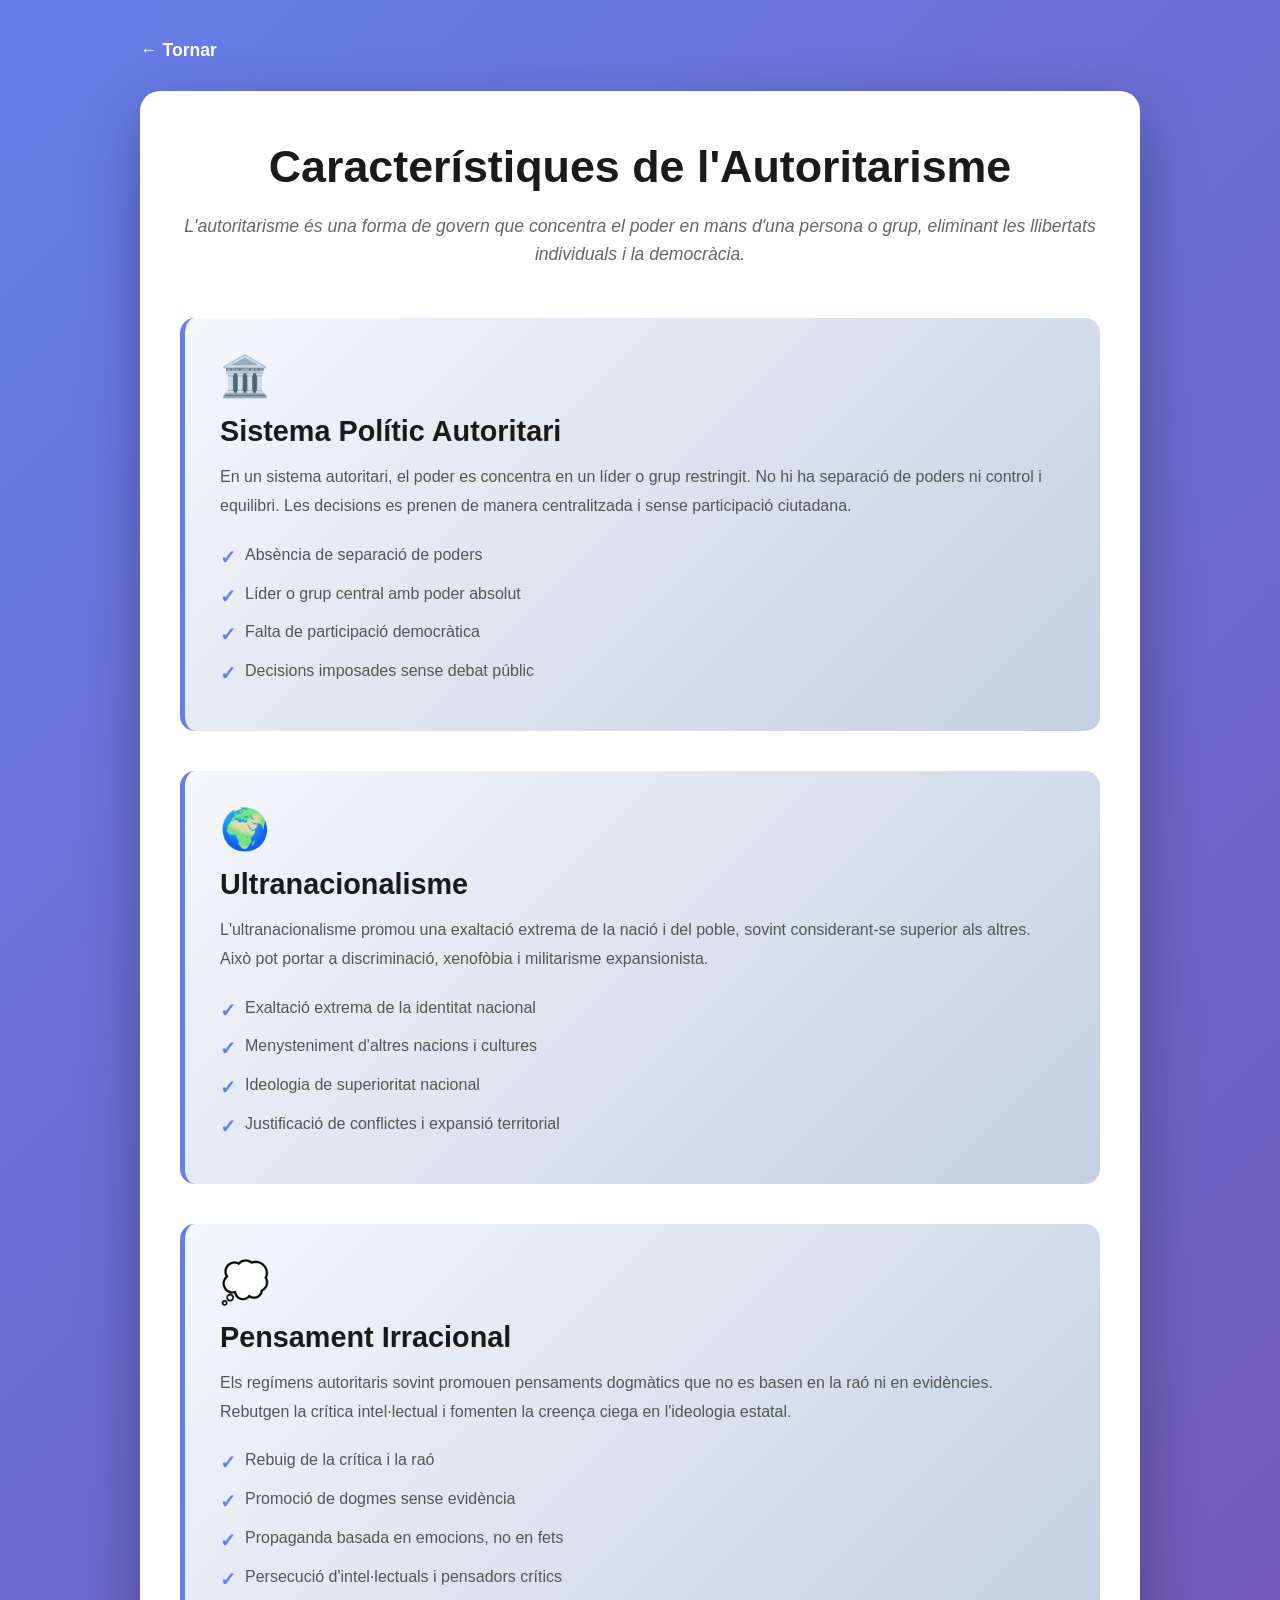
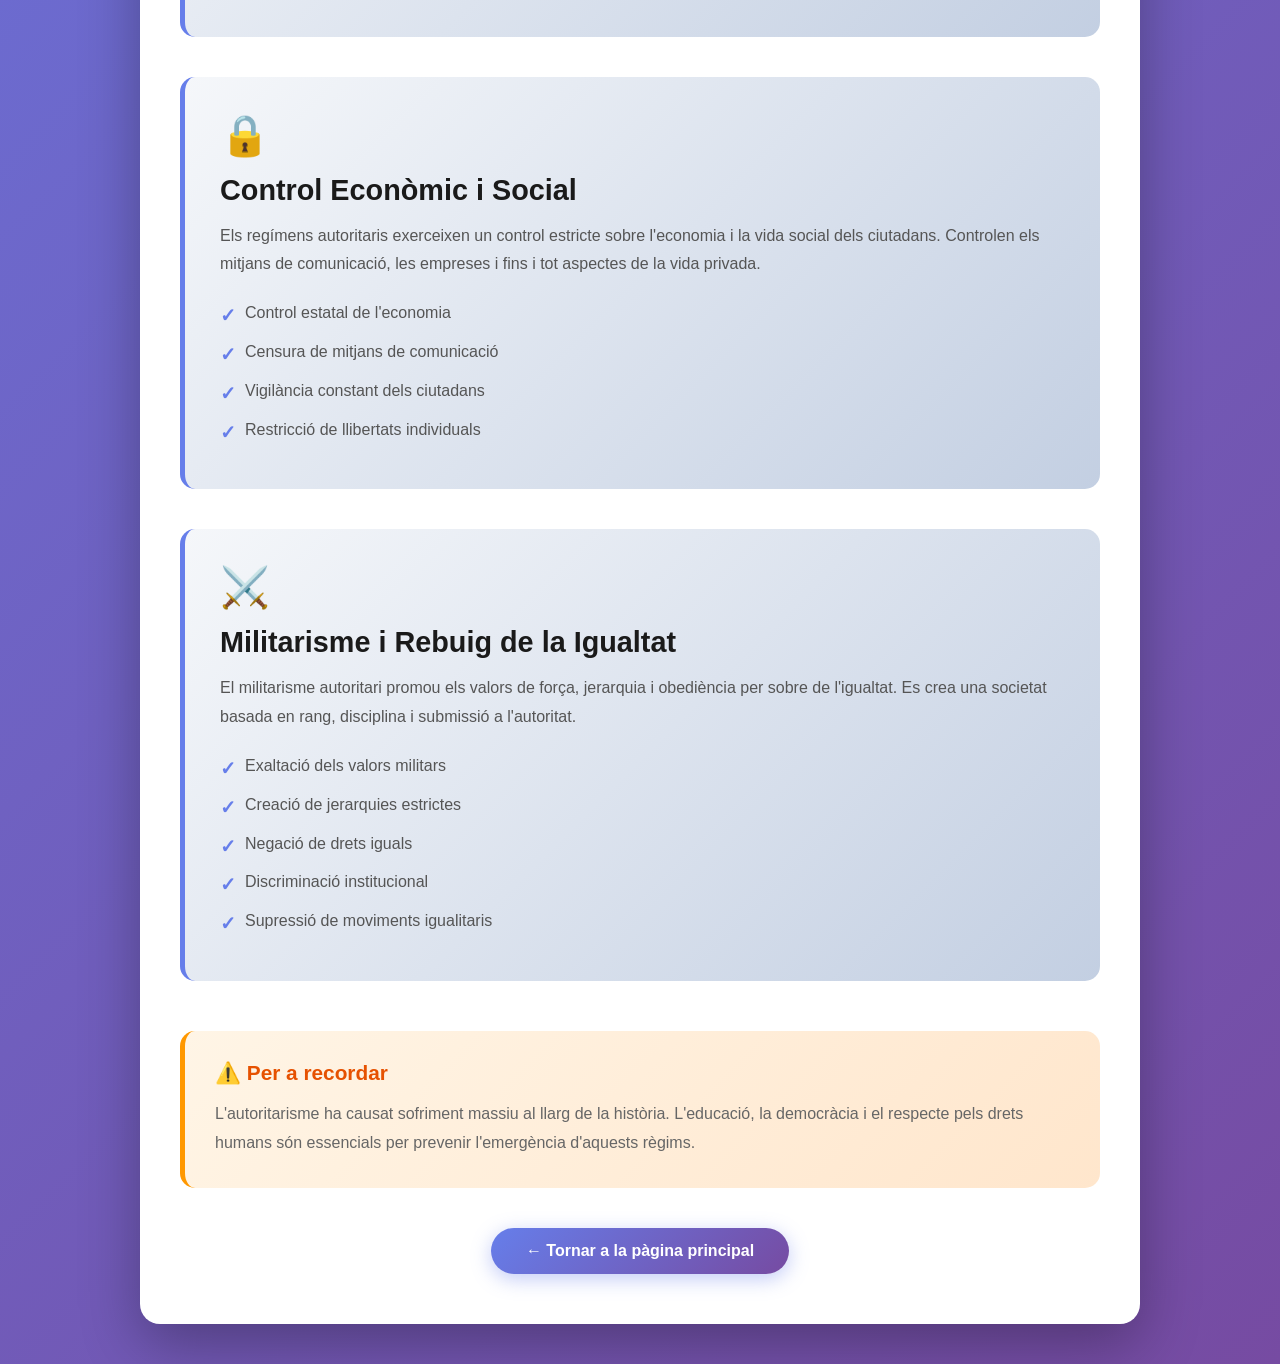
<file: detall.html>
<!DOCTYPE html>
<html lang="es">
<head>
    <meta charset="UTF-8">
    <meta name="viewport" content="width=device-width, initial-scale=1.0">
    <title>Característiques de l'Autoritarisme - Detall</title>
    <link rel="stylesheet" href="styles-detall.css">
</head>
<body>
    <div class="container">
        <div class="nav-back">
            <a href="index.html">← Tornar</a>
        </div>
        
        <div class="content">
            <h1>Característiques de l'Autoritarisme</h1>
            <p class="intro">L'autoritarisme és una forma de govern que concentra el poder en mans d'una persona o grup, eliminant les llibertats individuals i la democràcia.</p>
            
            <div class="sections">
                <section class="detail-section">
                    <div class="section-icon">🏛️</div>
                    <h2>Sistema Polític Autoritari</h2>
                    <p>En un sistema autoritari, el poder es concentra en un líder o grup restringit. No hi ha separació de poders ni control i equilibri. Les decisions es prenen de manera centralitzada i sense participació ciutadana.</p>
                    <ul>
                        <li>Absència de separació de poders</li>
                        <li>Líder o grup central amb poder absolut</li>
                        <li>Falta de participació democràtica</li>
                        <li>Decisions imposades sense debat públic</li>
                    </ul>
                </section>
                
                <section class="detail-section">
                    <div class="section-icon">🌍</div>
                    <h2>Ultranacionalisme</h2>
                    <p>L'ultranacionalisme promou una exaltació extrema de la nació i del poble, sovint considerant-se superior als altres. Això pot portar a discriminació, xenofòbia i militarisme expansionista.</p>
                    <ul>
                        <li>Exaltació extrema de la identitat nacional</li>
                        <li>Menysteniment d'altres nacions i cultures</li>
                        <li>Ideologia de superioritat nacional</li>
                        <li>Justificació de conflictes i expansió territorial</li>
                    </ul>
                </section>
                
                <section class="detail-section">
                    <div class="section-icon">💭</div>
                    <h2>Pensament Irracional</h2>
                    <p>Els regímens autoritaris sovint promouen pensaments dogmàtics que no es basen en la raó ni en evidències. Rebutgen la crítica intel·lectual i fomenten la creença ciega en l'ideologia estatal.</p>
                    <ul>
                        <li>Rebuig de la crítica i la raó</li>
                        <li>Promoció de dogmes sense evidència</li>
                        <li>Propaganda basada en emocions, no en fets</li>
                        <li>Persecució d'intel·lectuals i pensadors crítics</li>
                    </ul>
                </section>
                
                <section class="detail-section">
                    <div class="section-icon">🔒</div>
                    <h2>Control Econòmic i Social</h2>
                    <p>Els regímens autoritaris exerceixen un control estricte sobre l'economia i la vida social dels ciutadans. Controlen els mitjans de comunicació, les empreses i fins i tot aspectes de la vida privada.</p>
                    <ul>
                        <li>Control estatal de l'economia</li>
                        <li>Censura de mitjans de comunicació</li>
                        <li>Vigilància constant dels ciutadans</li>
                        <li>Restricció de llibertats individuals</li>
                    </ul>
                </section>
                
                <section class="detail-section">
                    <div class="section-icon">⚔️</div>
                    <h2>Militarisme i Rebuig de la Igualtat</h2>
                    <p>El militarisme autoritari promou els valors de força, jerarquia i obediència per sobre de l'igualtat. Es crea una societat basada en rang, disciplina i submissió a l'autoritat.</p>
                    <ul>
                        <li>Exaltació dels valors militars</li>
                        <li>Creació de jerarquies estrictes</li>
                        <li>Negació de drets iguals</li>
                        <li>Discriminació institucional</li>
                        <li>Supressió de moviments igualitaris</li>
                    </ul>
                </section>
            </div>
            
            <div class="warning-box">
                <h3>⚠️ Per a recordar</h3>
                <p>L'autoritarisme ha causat sofriment massiu al llarg de la història. L'educació, la democràcia i el respecte pels drets humans són essencials per prevenir l'emergència d'aquests règims.</p>
            </div>
            
            <div class="cta-section">
                <a href="index.html" class="btn-back">← Tornar a la pàgina principal</a>
            </div>
        </div>
    </div>
</body>
</html>
</file>
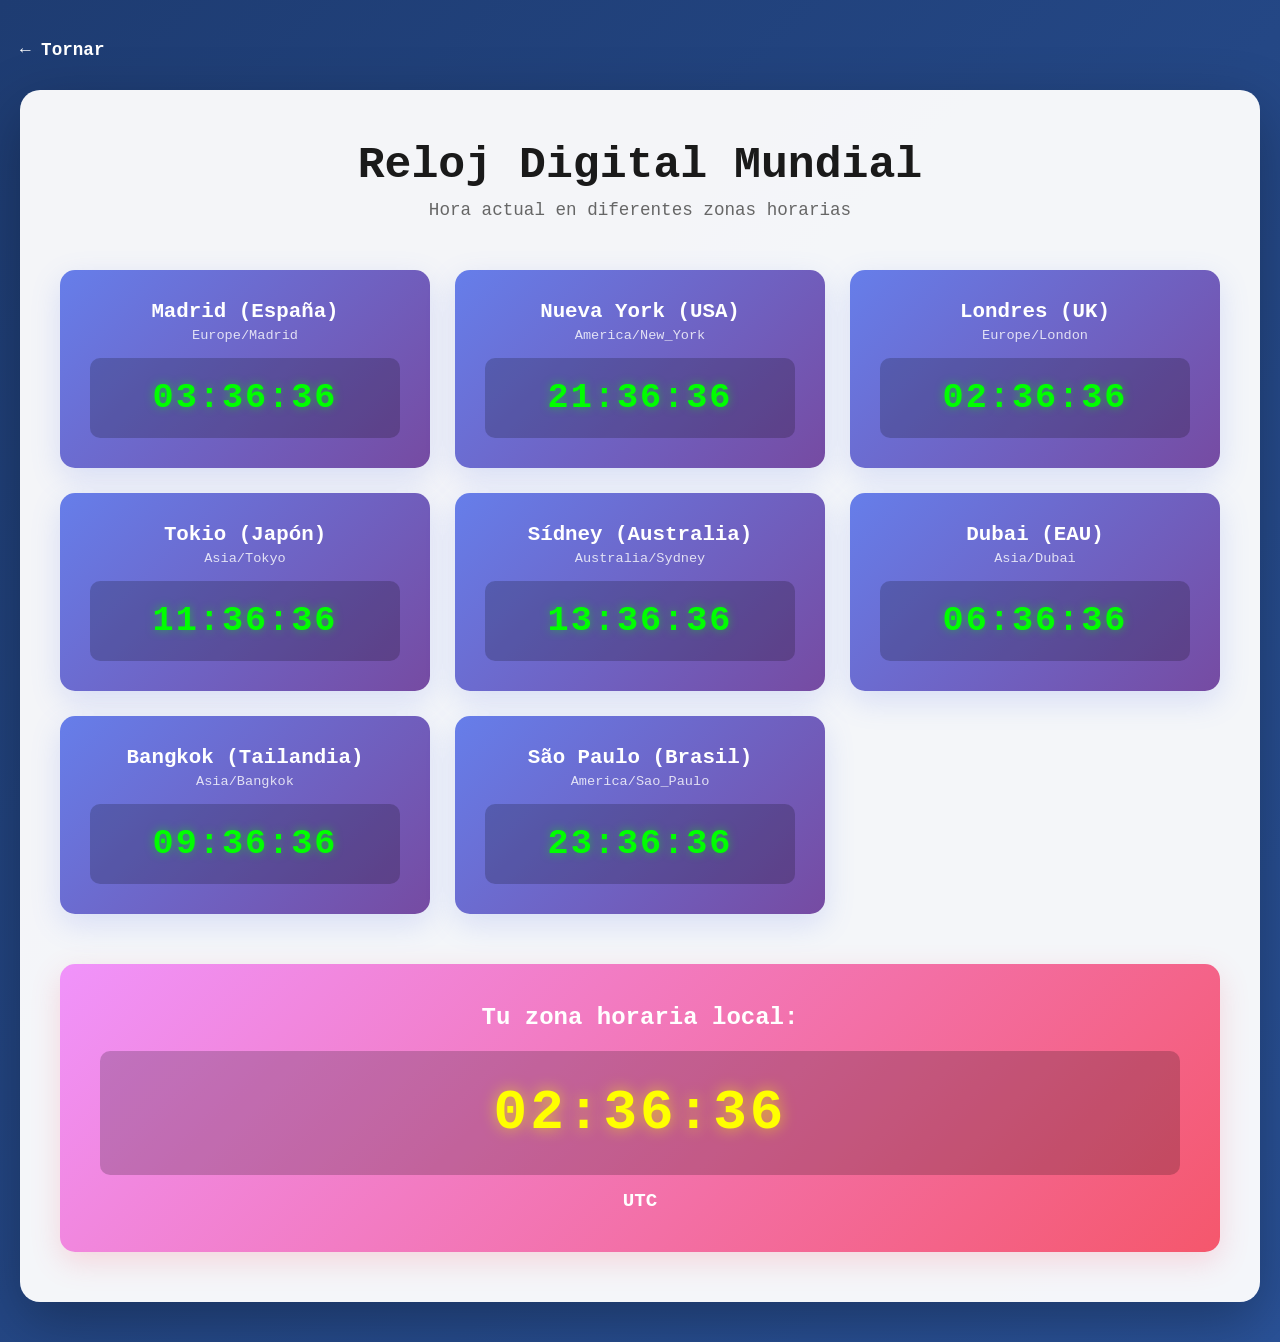
<file: reloj.html>
<!DOCTYPE html>
<html lang="es">
<head>
    <meta charset="UTF-8">
    <meta name="viewport" content="width=device-width, initial-scale=1.0">
    <title>Reloj Digital - Zonas Horarias</title>
    <link rel="stylesheet" href="reloj-styles.css">
</head>
<body>
    <div class="container">
        <div class="nav-back">
            <a href="index.html">← Tornar</a>
        </div>
        
        <div class="content">
            <h1>Reloj Digital Mundial</h1>
            <p class="subtitle">Hora actual en diferentes zonas horarias</p>
            
            <div class="clock-grid">
                <div class="clock-card">
                    <div class="timezone-name">Madrid (España)</div>
                    <div class="timezone-code">Europe/Madrid</div>
                    <div class="clock-display" id="clock-madrid">00:00:00</div>
                </div>

                <div class="clock-card">
                    <div class="timezone-name">Nueva York (USA)</div>
                    <div class="timezone-code">America/New_York</div>
                    <div class="clock-display" id="clock-ny">00:00:00</div>
                </div>

                <div class="clock-card">
                    <div class="timezone-name">Londres (UK)</div>
                    <div class="timezone-code">Europe/London</div>
                    <div class="clock-display" id="clock-london">00:00:00</div>
                </div>

                <div class="clock-card">
                    <div class="timezone-name">Tokio (Japón)</div>
                    <div class="timezone-code">Asia/Tokyo</div>
                    <div class="clock-display" id="clock-tokyo">00:00:00</div>
                </div>

                <div class="clock-card">
                    <div class="timezone-name">Sídney (Australia)</div>
                    <div class="timezone-code">Australia/Sydney</div>
                    <div class="clock-display" id="clock-sydney">00:00:00</div>
                </div>

                <div class="clock-card">
                    <div class="timezone-name">Dubai (EAU)</div>
                    <div class="timezone-code">Asia/Dubai</div>
                    <div class="clock-display" id="clock-dubai">00:00:00</div>
                </div>

                <div class="clock-card">
                    <div class="timezone-name">Bangkok (Tailandia)</div>
                    <div class="timezone-code">Asia/Bangkok</div>
                    <div class="clock-display" id="clock-bangkok">00:00:00</div>
                </div>

                <div class="clock-card">
                    <div class="timezone-name">São Paulo (Brasil)</div>
                    <div class="timezone-code">America/Sao_Paulo</div>
                    <div class="clock-display" id="clock-saopaulo">00:00:00</div>
                </div>
            </div>
            
            <div class="local-time">
                <h2>Tu zona horaria local:</h2>
                <div class="local-clock-display" id="clock-local">00:00:00</div>
                <div class="local-timezone" id="local-tz">Detectando...</div>
            </div>
        </div>
    </div>

    <script src="reloj-script.js"></script>
</body>
</html>
</file>
<file: styles-detall.css>
* {
    margin: 0;
    padding: 0;
    box-sizing: border-box;
}

body {
    font-family: 'Segoe UI', Tahoma, Geneva, Verdana, sans-serif;
    background: linear-gradient(135deg, #667eea 0%, #764ba2 100%);
    min-height: 100vh;
    padding: 40px 20px;
}

.container {
    width: 100%;
    max-width: 1000px;
    margin: 0 auto;
}

.nav-back {
    margin-bottom: 30px;
}

.nav-back a {
    color: white;
    text-decoration: none;
    font-size: 1.1em;
    font-weight: 600;
    transition: transform 0.3s ease;
    display: inline-block;
}

.nav-back a:hover {
    transform: translateX(-5px);
}

.content {
    background: white;
    border-radius: 20px;
    padding: 50px 40px;
    box-shadow: 0 20px 60px rgba(0, 0, 0, 0.3);
}

h1 {
    text-align: center;
    color: #1a1a1a;
    font-size: 2.8em;
    margin-bottom: 20px;
    font-weight: 700;
}

.intro {
    text-align: center;
    color: #666;
    font-size: 1.1em;
    margin-bottom: 50px;
    line-height: 1.6;
    font-style: italic;
}

.sections {
    display: flex;
    flex-direction: column;
    gap: 40px;
    margin-bottom: 50px;
}

.detail-section {
    background: linear-gradient(135deg, #f5f7fa 0%, #c3cfe2 100%);
    padding: 35px;
    border-radius: 15px;
    border-left: 5px solid #667eea;
}

.section-icon {
    font-size: 2.5em;
    margin-bottom: 15px;
}

.detail-section h2 {
    color: #1a1a1a;
    font-size: 1.8em;
    margin-bottom: 15px;
}

.detail-section p {
    color: #555;
    line-height: 1.8;
    margin-bottom: 20px;
}

.detail-section ul {
    list-style: none;
    padding-left: 0;
}

.detail-section li {
    color: #555;
    line-height: 1.8;
    padding-left: 25px;
    margin-bottom: 10px;
    position: relative;
}

.detail-section li:before {
    content: "✓";
    position: absolute;
    left: 0;
    color: #667eea;
    font-weight: bold;
    font-size: 1.2em;
}

.warning-box {
    background: linear-gradient(135deg, #fff5e6 0%, #ffe6cc 100%);
    padding: 30px;
    border-radius: 15px;
    border-left: 5px solid #ff9800;
    margin-bottom: 40px;
}

.warning-box h3 {
    color: #e65100;
    font-size: 1.3em;
    margin-bottom: 15px;
}

.warning-box p {
    color: #666;
    line-height: 1.8;
}

.cta-section {
    text-align: center;
}

.btn-back {
    display: inline-block;
    background: linear-gradient(135deg, #667eea 0%, #764ba2 100%);
    color: white;
    padding: 14px 35px;
    border-radius: 50px;
    text-decoration: none;
    font-size: 1em;
    font-weight: 600;
    transition: transform 0.3s ease, box-shadow 0.3s ease;
    box-shadow: 0 5px 20px rgba(102, 126, 234, 0.4);
}

.btn-back:hover {
    transform: scale(1.05);
    box-shadow: 0 8px 30px rgba(102, 126, 234, 0.6);
}

@media (max-width: 768px) {
    .content {
        padding: 30px 20px;
    }

    h1 {
        font-size: 1.8em;
    }

    .intro {
        font-size: 0.95em;
    }

    .detail-section {
        padding: 20px;
    }

    .detail-section h2 {
        font-size: 1.3em;
    }
}
</file>
<file: reloj-styles.css>
* {
    margin: 0;
    padding: 0;
    box-sizing: border-box;
}

body {
    font-family: 'Courier New', monospace;
    background: linear-gradient(135deg, #1e3c72 0%, #2a5298 100%);
    min-height: 100vh;
    padding: 40px 20px;
}

.container {
    width: 100%;
    max-width: 1400px;
    margin: 0 auto;
}

.nav-back {
    margin-bottom: 30px;
}

.nav-back a {
    color: white;
    text-decoration: none;
    font-size: 1.1em;
    font-weight: 600;
    transition: transform 0.3s ease;
    display: inline-block;
}

.nav-back a:hover {
    transform: translateX(-5px);
}

.content {
    background: rgba(255, 255, 255, 0.95);
    border-radius: 20px;
    padding: 50px 40px;
    box-shadow: 0 20px 60px rgba(0, 0, 0, 0.3);
}

h1 {
    text-align: center;
    color: #1a1a1a;
    font-size: 2.8em;
    margin-bottom: 10px;
    font-weight: 700;
}

.subtitle {
    text-align: center;
    color: #666;
    font-size: 1.1em;
    margin-bottom: 50px;
}

.clock-grid {
    display: grid;
    grid-template-columns: repeat(auto-fit, minmax(280px, 1fr));
    gap: 25px;
    margin-bottom: 50px;
}

.clock-card {
    background: linear-gradient(135deg, #667eea 0%, #764ba2 100%);
    padding: 30px;
    border-radius: 15px;
    text-align: center;
    box-shadow: 0 10px 30px rgba(102, 126, 234, 0.2);
    transition: transform 0.3s ease, box-shadow 0.3s ease;
}

.clock-card:hover {
    transform: translateY(-5px);
    box-shadow: 0 15px 40px rgba(102, 126, 234, 0.3);
}

.timezone-name {
    color: white;
    font-size: 1.3em;
    font-weight: 600;
    margin-bottom: 5px;
}

.timezone-code {
    color: rgba(255, 255, 255, 0.8);
    font-size: 0.85em;
    margin-bottom: 15px;
}

.clock-display {
    background: rgba(0, 0, 0, 0.2);
    color: #00ff00;
    font-size: 2.2em;
    font-weight: bold;
    padding: 20px;
    border-radius: 10px;
    font-family: 'Courier New', monospace;
    letter-spacing: 2px;
    text-shadow: 0 0 10px rgba(0, 255, 0, 0.5);
}

.local-time {
    background: linear-gradient(135deg, #f093fb 0%, #f5576c 100%);
    padding: 40px;
    border-radius: 15px;
    text-align: center;
    box-shadow: 0 10px 30px rgba(245, 87, 108, 0.2);
}

.local-time h2 {
    color: white;
    font-size: 1.5em;
    margin-bottom: 20px;
}

.local-clock-display {
    background: rgba(0, 0, 0, 0.2);
    color: #ffff00;
    font-size: 3.5em;
    font-weight: bold;
    padding: 30px;
    border-radius: 10px;
    font-family: 'Courier New', monospace;
    letter-spacing: 3px;
    text-shadow: 0 0 15px rgba(255, 255, 0, 0.6);
    margin-bottom: 15px;
}

.local-timezone {
    color: white;
    font-size: 1.2em;
    font-weight: 600;
}

@media (max-width: 768px) {
    .content {
        padding: 30px 20px;
    }

    h1 {
        font-size: 1.8em;
    }

    .clock-grid {
        grid-template-columns: 1fr;
        gap: 15px;
    }

    .clock-display {
        font-size: 1.8em;
    }

    .local-clock-display {
        font-size: 2.5em;
    }
}
</file>
